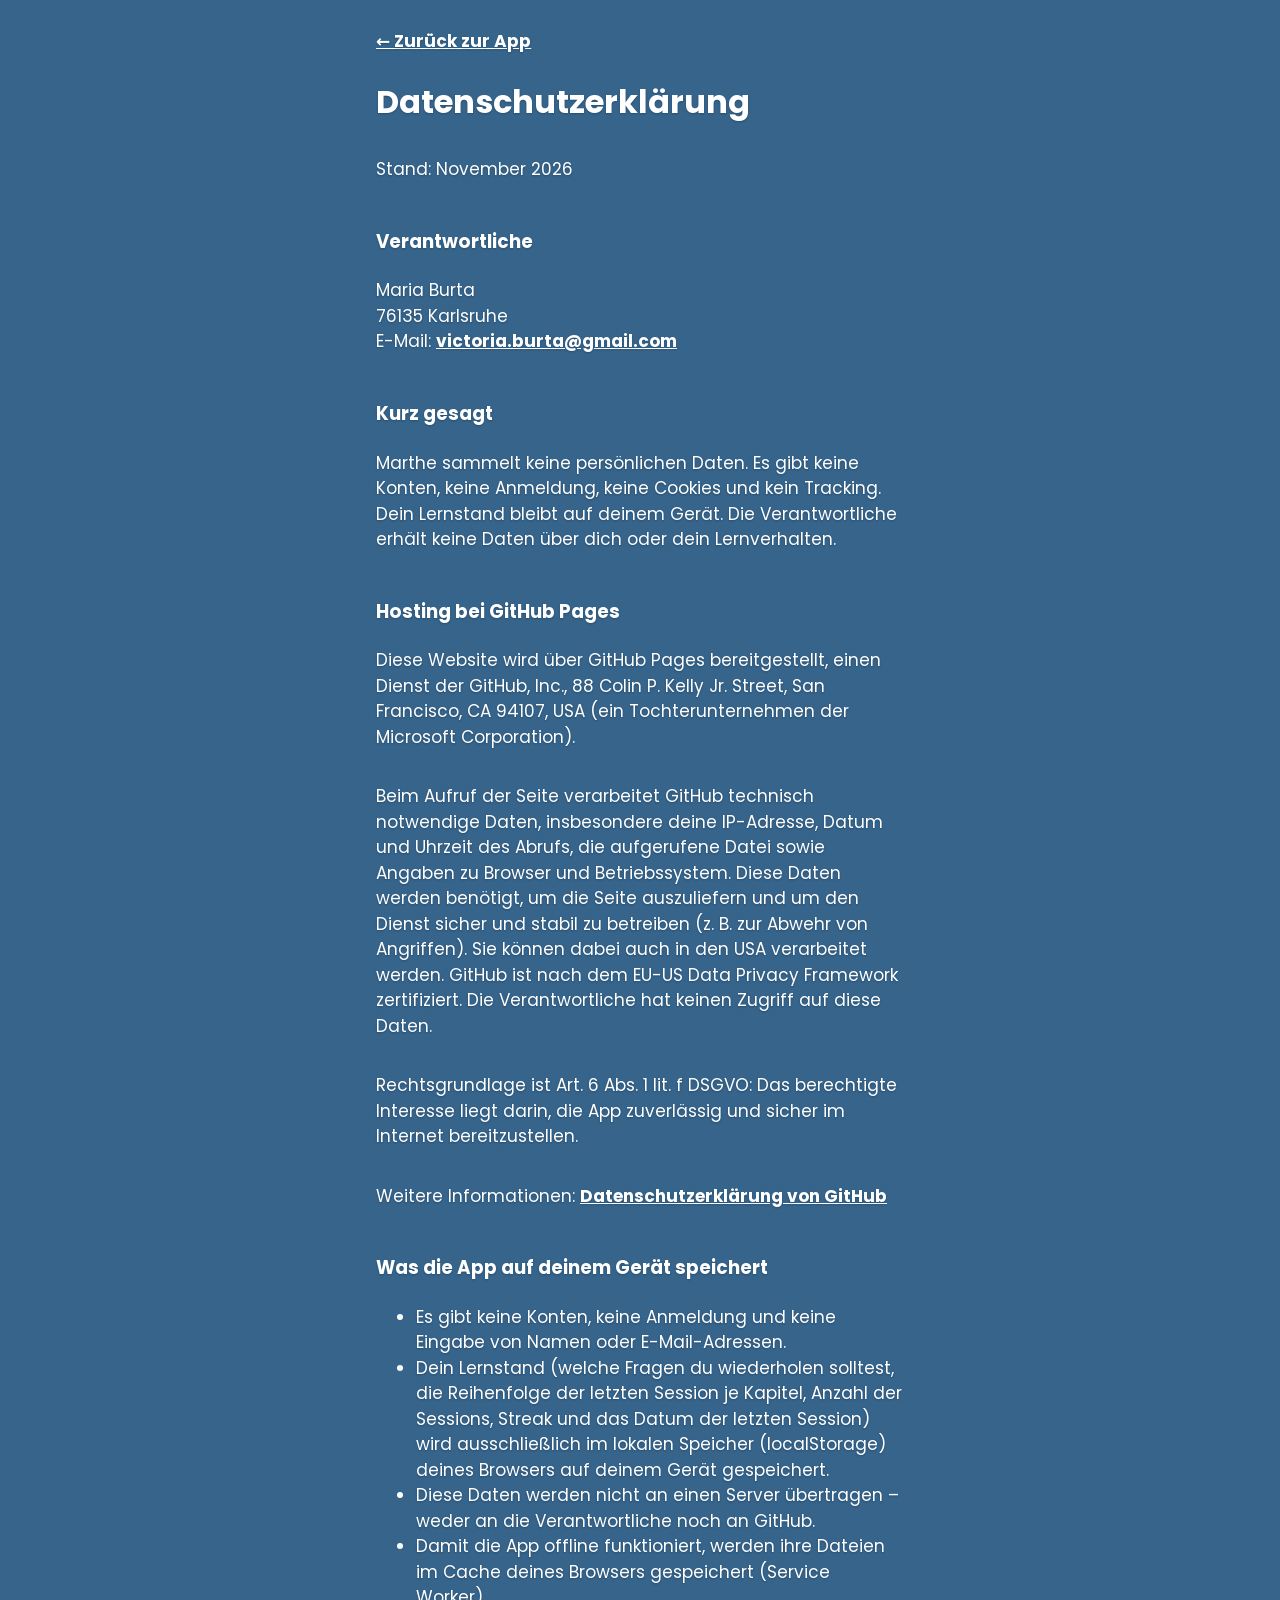
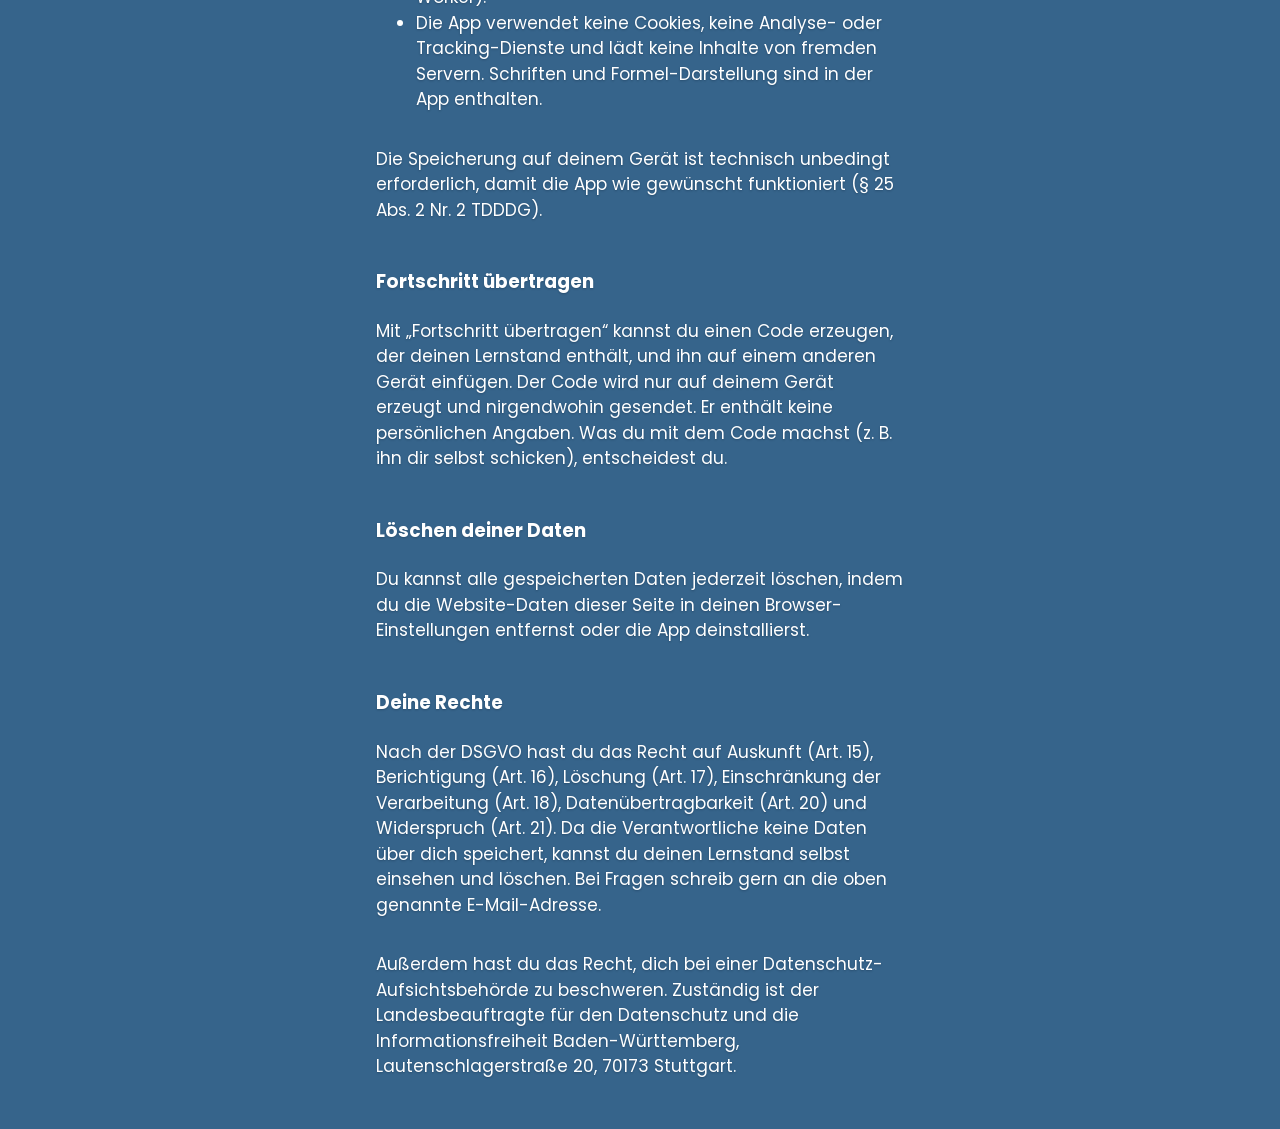
<file: datenschutz.html>
<!doctype html>
<html lang="de">
<head>
  <meta charset="utf-8">
  <meta name="viewport" content="width=device-width, initial-scale=1, viewport-fit=cover">
  <meta http-equiv="Content-Security-Policy" content="default-src 'self'; script-src 'self'; style-src 'self'; img-src 'self'; object-src 'none'; base-uri 'self'; form-action 'none'">
  <meta name="referrer" content="no-referrer">
  <title>Datenschutz – Marthe</title>
  <meta name="theme-color" content="#36648B">
  <link rel="icon" href="icons/icon.svg" type="image/svg+xml">
  <link rel="stylesheet" href="css/style.css">
</head>
<body>
  <main class="app page">
    <p><a href="./">← Zurück zur App</a></p>
    <h1>Datenschutzerklärung</h1>

    <p>Stand: November 2026</p>

    <h2>Verantwortliche</h2>
    <p>
      Maria Burta<br>
      76135 Karlsruhe<br>
      E-Mail: <a href="mailto:victoria.burta@gmail.com">victoria.burta@gmail.com</a>
    </p>

    <h2>Kurz gesagt</h2>
    <p>Marthe sammelt keine persönlichen Daten. Es gibt keine Konten, keine Anmeldung, keine Cookies und kein Tracking. Dein Lernstand bleibt auf deinem Gerät. Die Verantwortliche erhält keine Daten über dich oder dein Lernverhalten.</p>

    <h2>Hosting bei GitHub Pages</h2>
    <p>Diese Website wird über GitHub Pages bereitgestellt, einen Dienst der GitHub, Inc., 88 Colin P. Kelly Jr. Street, San Francisco, CA 94107, USA (ein Tochterunternehmen der Microsoft Corporation).</p>
    <p>Beim Aufruf der Seite verarbeitet GitHub technisch notwendige Daten, insbesondere deine IP-Adresse, Datum und Uhrzeit des Abrufs, die aufgerufene Datei sowie Angaben zu Browser und Betriebssystem. Diese Daten werden benötigt, um die Seite auszuliefern und um den Dienst sicher und stabil zu betreiben (z. B. zur Abwehr von Angriffen). Sie können dabei auch in den USA verarbeitet werden. GitHub ist nach dem EU-US Data Privacy Framework zertifiziert. Die Verantwortliche hat keinen Zugriff auf diese Daten.</p>
    <p>Rechtsgrundlage ist Art. 6 Abs. 1 lit. f DSGVO: Das berechtigte Interesse liegt darin, die App zuverlässig und sicher im Internet bereitzustellen.</p>
    <p>Weitere Informationen: <a href="https://docs.github.com/de/site-policy/privacy-policies/github-general-privacy-statement" rel="noopener noreferrer">Datenschutzerklärung von GitHub</a></p>

    <h2>Was die App auf deinem Gerät speichert</h2>
    <ul>
      <li>Es gibt keine Konten, keine Anmeldung und keine Eingabe von Namen oder E-Mail-Adressen.</li>
      <li>Dein Lernstand (welche Fragen du wiederholen solltest, die Reihenfolge der letzten Session je Kapitel, Anzahl der Sessions, Streak und das Datum der letzten Session) wird ausschließlich im lokalen Speicher (localStorage) deines Browsers auf deinem Gerät gespeichert.</li>
      <li>Diese Daten werden nicht an einen Server übertragen – weder an die Verantwortliche noch an GitHub.</li>
      <li>Damit die App offline funktioniert, werden ihre Dateien im Cache deines Browsers gespeichert (Service Worker).</li>
      <li>Die App verwendet keine Cookies, keine Analyse- oder Tracking-Dienste und lädt keine Inhalte von fremden Servern. Schriften und Formel-Darstellung sind in der App enthalten.</li>
    </ul>
    <p>Die Speicherung auf deinem Gerät ist technisch unbedingt erforderlich, damit die App wie gewünscht funktioniert (§ 25 Abs. 2 Nr. 2 TDDDG).</p>

    <h2>Fortschritt übertragen</h2>
    <p>Mit „Fortschritt übertragen“ kannst du einen Code erzeugen, der deinen Lernstand enthält, und ihn auf einem anderen Gerät einfügen. Der Code wird nur auf deinem Gerät erzeugt und nirgendwohin gesendet. Er enthält keine persönlichen Angaben. Was du mit dem Code machst (z. B. ihn dir selbst schicken), entscheidest du.</p>

    <h2>Löschen deiner Daten</h2>
    <p>Du kannst alle gespeicherten Daten jederzeit löschen, indem du die Website-Daten dieser Seite in deinen Browser-Einstellungen entfernst oder die App deinstallierst.</p>

    <h2>Deine Rechte</h2>
    <p>Nach der DSGVO hast du das Recht auf Auskunft (Art. 15), Berichtigung (Art. 16), Löschung (Art. 17), Einschränkung der Verarbeitung (Art. 18), Datenübertragbarkeit (Art. 20) und Widerspruch (Art. 21). Da die Verantwortliche keine Daten über dich speichert, kannst du deinen Lernstand selbst einsehen und löschen. Bei Fragen schreib gern an die oben genannte E-Mail-Adresse.</p>
    <p>Außerdem hast du das Recht, dich bei einer Datenschutz-Aufsichtsbehörde zu beschweren. Zuständig ist der Landesbeauftragte für den Datenschutz und die Informationsfreiheit Baden-Württemberg, Lautenschlagerstraße 20, 70173 Stuttgart.</p>
  </main>
</body>
</html>
</file>
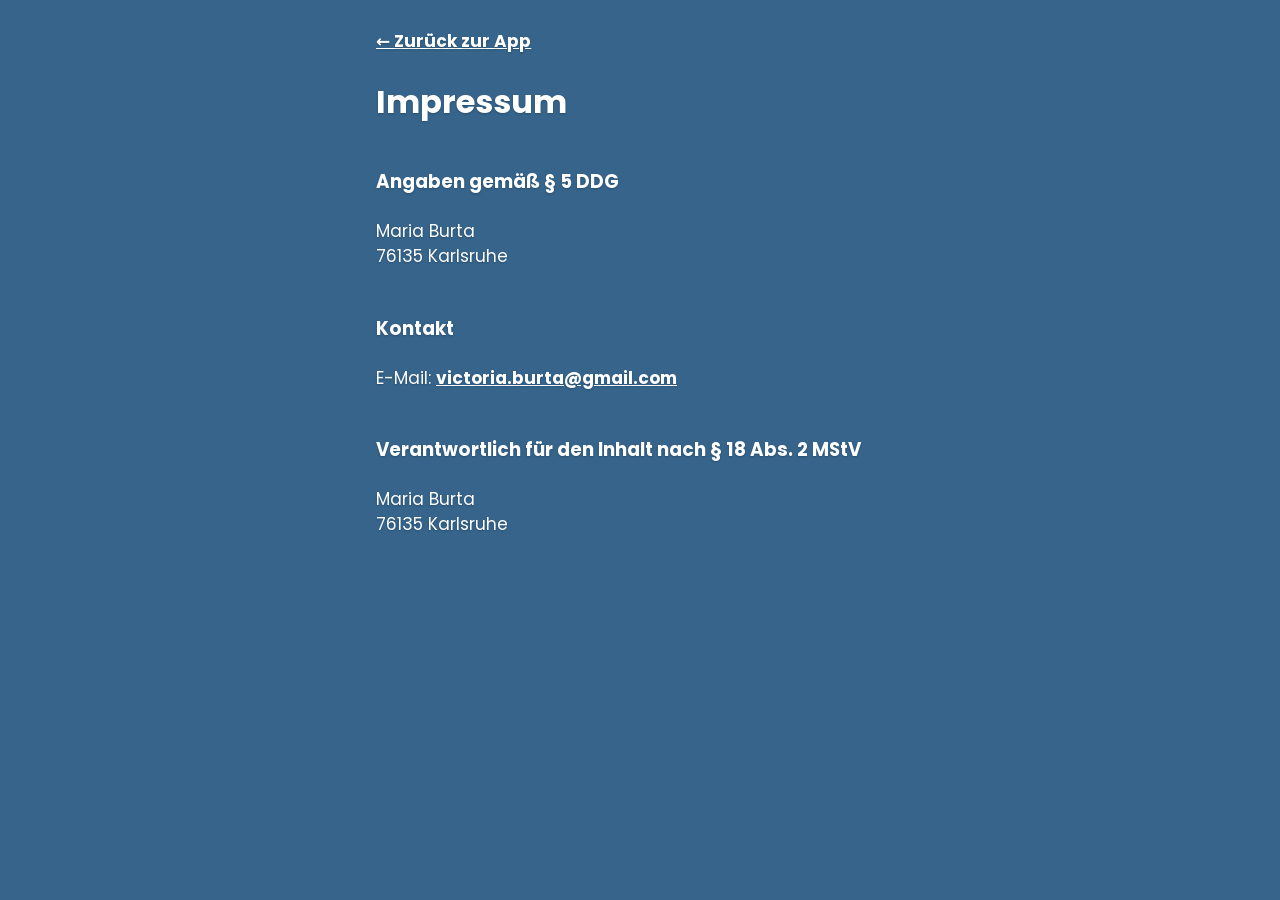
<file: impressum.html>
<!doctype html>
<html lang="de">
<head>
  <meta charset="utf-8">
  <meta name="viewport" content="width=device-width, initial-scale=1, viewport-fit=cover">
  <meta http-equiv="Content-Security-Policy" content="default-src 'self'; script-src 'self'; style-src 'self'; img-src 'self'; object-src 'none'; base-uri 'self'; form-action 'none'">
  <meta name="referrer" content="no-referrer">
  <title>Impressum – Marthe</title>
  <meta name="theme-color" content="#36648B">
  <link rel="icon" href="icons/icon.svg" type="image/svg+xml">
  <link rel="stylesheet" href="css/style.css">
</head>
<body>
  <main class="app page">
    <p><a href="./">← Zurück zur App</a></p>
    <h1>Impressum</h1>

    <h2>Angaben gemäß § 5 DDG</h2>
    <p>
      Maria Burta<br>
      76135 Karlsruhe
    </p>

    <h2>Kontakt</h2>
    <p>E-Mail: <a href="mailto:victoria.burta@gmail.com">victoria.burta@gmail.com</a></p>

    <h2>Verantwortlich für den Inhalt nach § 18 Abs. 2 MStV</h2>
    <p>
      Maria Burta<br>
      76135 Karlsruhe
    </p>
  </main>
</body>
</html>
</file>
<file: css/style.css>
/* ---------- Farben: Blau und Orange im Wechsel, Schrift immer weiß ---------- */
:root {
  --blue: #36648B;
  --orange: #CD4F39;
  --text: #ffffff;
  --muted: rgba(255, 255, 255, 0.85);
  --panel: rgba(10, 50, 90, 0.22);      /* etwas dunklere Fläche auf Blau */
  --line: rgba(255, 255, 255, 0.6);
  --track: rgba(10, 50, 90, 0.2);
  --press: rgba(10, 40, 80, 0.3);       /* 3D-Kante unter Buttons und Kacheln */
  --shadow: 0 8px 24px rgba(10, 40, 80, 0.2);
  --text-shadow: 0 1px 2px rgba(10, 30, 50, 0.3);
  color-scheme: light;
}

/* ---------- Grundlayout ---------- */
* { box-sizing: border-box; }

html, body { margin: 0; height: 100%; }

/* Grundschrift Poppins (SIL Open Font License, siehe fonts/Poppins-OFL.txt).
   Liegt lokal in fonts/ – es wird nichts von fremden Servern geladen. */
@font-face { font-family: "Poppins"; src: url("../fonts/poppins-400.woff2") format("woff2"); font-weight: 400; font-style: normal; font-display: swap; }
@font-face { font-family: "Poppins"; src: url("../fonts/poppins-600.woff2") format("woff2"); font-weight: 600; font-style: normal; font-display: swap; }
@font-face { font-family: "Poppins"; src: url("../fonts/poppins-700.woff2") format("woff2"); font-weight: 700; font-style: normal; font-display: swap; }
@font-face { font-family: "Poppins"; src: url("../fonts/poppins-800.woff2") format("woff2"); font-weight: 800; font-style: normal; font-display: swap; }

body {
  background: var(--blue);
  color: var(--text);
  font-family: "Poppins", system-ui, -apple-system, "Segoe UI", Roboto, "Helvetica Neue", Arial, sans-serif;
  font-size: 17px;
  line-height: 1.5;
  text-shadow: var(--text-shadow);
  -webkit-tap-highlight-color: transparent;
}

.app {
  max-width: 560px;
  margin: 0 auto;
  min-height: 100%;
  min-height: 100dvh;
  display: flex;
  flex-direction: column;
}

.screen {
  flex: 1;
  display: flex;
  flex-direction: column;
  padding: max(12px, env(safe-area-inset-top)) 16px max(16px, env(safe-area-inset-bottom));
}

.screen[hidden], [hidden] { display: none !important; }

h1 { font-size: 2rem; line-height: 1.15; margin: 0 0 20px; }
h2 { font-size: 1.15rem; margin: 28px 0 6px; }
.muted { color: var(--muted); margin: 0 0 12px; font-size: 0.95rem; }

/* ---------- Kopfzeile ---------- */
.topbar {
  display: flex;
  align-items: center;
  justify-content: space-between;
  gap: 8px;
  min-height: 52px;
}

.brand {
  display: inline-flex;
  align-items: center;
  gap: 10px;
  font-weight: 800;
  font-size: 1.2rem;
  letter-spacing: 0.01em;
}
.brand-logo { width: 36px; height: 36px; border-radius: 10px; }

/* Schrift nur für den App-Namen „Marthe“: BankGothic Medium.
   Wird genutzt, wenn sie auf dem Gerät installiert ist oder als
   fonts/bankgothic-md.woff2 abgelegt wird (Web-Lizenz nötig).
   Sonst: Systemschrift in Kapitälchen mit weiter Laufweite als Ersatz. */
@font-face {
  font-family: "Marthe BankGothic";
  src: local("BankGothic Md BT"), local("BankGothicBT-Medium"),
       local("Bank Gothic Medium"), local("BankGothic-Medium"),
       url("../fonts/bankgothic-md.woff2") format("woff2");
  font-weight: 500;
  font-display: swap;
}

.brand-name {
  font-family: "Marthe BankGothic", system-ui, -apple-system, "Segoe UI", Roboto, Arial, sans-serif;
  font-weight: 500;
  font-variant: small-caps;
  letter-spacing: 0.12em;
  font-size: 1.3rem;
}

.streak-chip {
  background: var(--orange);
  border-radius: 999px;
  padding: 6px 14px;
  font-weight: 800;
}

.icon-btn {
  width: 48px;
  height: 48px;
  border-radius: 50%;
  border: none;
  background: var(--panel);
  color: var(--text);
  font-size: 1.25rem;
  display: inline-flex;
  align-items: center;
  justify-content: center;
  cursor: pointer;
  flex-shrink: 0;
}
.icon-btn-spacer { width: 48px; flex-shrink: 0; }

/* ---------- Buttons ---------- */
.btn {
  display: block;
  width: 100%;
  min-height: 52px;
  padding: 12px 20px;
  border-radius: 999px;
  border: 2px solid transparent;
  color: var(--text);
  font: inherit;
  font-weight: 800;
  cursor: pointer;
  transition: transform 0.08s ease;
  touch-action: manipulation;
}
.btn:active { transform: translateY(2px); }
.btn:disabled { opacity: 0.5; cursor: default; }
.btn:focus-visible, .icon-btn:focus-visible, .topic-tile:focus-visible, a:focus-visible {
  outline: 3px solid #ffffff;
  outline-offset: 3px;
}

.btn-big { min-height: 60px; font-size: 1.15rem; }

.btn-primary {
  background: var(--orange);
  box-shadow: 0 4px 0 var(--press);
}
.btn-primary:active { box-shadow: 0 2px 0 var(--press); }

.btn-secondary {
  background: var(--panel);
  border-color: rgba(255, 255, 255, 0.7);
  box-shadow: 0 4px 0 var(--press);
}
.btn-secondary:active { box-shadow: 0 2px 0 var(--press); }

.btn-ghost {
  background: transparent;
  text-decoration: underline;
  text-underline-offset: 4px;
  margin-top: 12px;
}

.btn-link {
  display: inline-block;
  width: auto;
  min-height: 44px;
  padding: 8px 4px;
  background: none;
  border: none;
  font-weight: 700;
  text-decoration: underline;
  text-underline-offset: 4px;
}

/* ---------- Startseite ---------- */
.start-main { flex: 1; display: flex; flex-direction: column; padding-top: 28px; }

.topics {
  display: grid;
  grid-template-columns: 1fr 1fr;
  gap: 14px;
}

.topic-tile {
  position: relative;
  min-height: 150px;
  border-radius: 24px;
  border: 2px solid transparent;
  padding: 16px;
  color: var(--text);
  font: inherit;
  text-align: left;
  display: flex;
  flex-direction: column;
  justify-content: flex-end;
  gap: 2px;
  cursor: pointer;
  box-shadow: 0 5px 0 var(--press);
  transition: transform 0.08s ease;
  touch-action: manipulation;
}
.topic-tile:active { transform: translateY(3px); box-shadow: 0 2px 0 var(--press); }
.tile-orange { background: var(--orange); }
.tile-blue { background: var(--blue); border-color: #ffffff; }

.topic-tile svg {
  width: 44px;
  height: 44px;
  margin-bottom: auto;
  fill: none;
  stroke: currentColor;
  stroke-width: 3;
  stroke-linecap: round;
  stroke-linejoin: round;
}
.topic-tile svg circle { fill: currentColor; stroke: none; }
.topic-name { font-size: 1.2rem; font-weight: 800; }
.topic-sub { font-size: 0.85rem; color: var(--muted); }
.topic-badge {
  position: absolute;
  top: 14px;
  right: 14px;
  font-size: 0.75rem;
  font-weight: 800;
  text-transform: uppercase;
  letter-spacing: 0.05em;
  border: 1.5px solid currentColor;
  border-radius: 999px;
  padding: 1px 8px;
}

/* ---------- Themenübersicht ---------- */
.home-main { flex: 1; display: flex; flex-direction: column; padding-top: 24px; }

.eyebrow {
  margin: 0 0 4px;
  color: var(--muted);
  font-size: 0.85rem;
  font-weight: 700;
  letter-spacing: 0.06em;
  text-transform: uppercase;
}

.stats {
  display: grid;
  grid-template-columns: 1fr 1fr;
  gap: 12px;
  margin-bottom: 16px;
}

.stat-card {
  background: var(--blue);
  border: 2px solid rgba(255, 255, 255, 0.75);
  border-radius: 20px;
  padding: 16px;
  display: flex;
  flex-direction: column;
}
.stat-card-orange { background: var(--orange); border-color: transparent; }
.stat-icon { font-size: 1.5rem; }
.stat-value { font-size: 2rem; font-weight: 800; line-height: 1.1; margin-top: 4px; }
.stat-label { color: var(--muted); font-size: 0.9rem; }

.progress-block { margin-bottom: 24px; }

.progress {
  height: 16px;
  border-radius: 999px;
  background: var(--track);
  overflow: hidden;
}
.progress-thin { height: 12px; flex: 1; }
.progress-fill {
  height: 100%;
  width: 0;
  background: var(--orange);
  border-radius: inherit;
  transition: width 0.4s ease;
}

.boxes { display: flex; gap: 8px; margin-top: 12px; flex-wrap: wrap; }
.box-chip {
  font-size: 0.85rem;
  color: var(--muted);
  border: 1.5px solid var(--line);
  border-radius: 999px;
  padding: 4px 12px;
}
.box-chip b { color: var(--text); }
.box-chip-orange { background: var(--orange); border-color: var(--orange); color: var(--text); }

.today-note {
  margin: 0 0 12px;
  padding: 10px 16px;
  border-radius: 14px;
  background: var(--panel);
  font-weight: 700;
  text-align: center;
}

/* Streak auf der Themenseite */
.streak-card {
  display: grid;
  grid-template-columns: auto auto 1fr;
  align-items: center;
  column-gap: 12px;
  margin-bottom: 20px;
}
.streak-card .stat-value { margin-top: 0; }
.streak-card .today-note {
  grid-column: 1 / -1;
  margin: 10px 0 0;
  padding: 6px 12px;
  font-size: 0.9rem;
}

/* Kapitel-Liste: blau, „Alle Kapitel“ orange */
.chapters { display: flex; flex-direction: column; gap: 12px; padding-bottom: 8px; }

.chapter {
  display: flex;
  align-items: center;
  gap: 12px;
  width: 100%;
  min-height: 68px;
  padding: 12px 18px;
  border-radius: 20px;
  border: 2px solid #ffffff;
  background: var(--blue);
  box-shadow: 0 4px 0 var(--press);
  color: var(--text);
  font: inherit;
  text-align: left;
  cursor: pointer;
  touch-action: manipulation;
  transition: transform 0.08s ease;
}
.chapter:active { transform: translateY(2px); box-shadow: 0 2px 0 var(--press); }
.chapter:focus-visible { outline: 3px solid #ffffff; outline-offset: 3px; }
.chapter-all { background: var(--orange); border-color: var(--orange); }
.chapter-empty { opacity: 0.6; }
.chapter-text { flex: 1; display: flex; flex-direction: column; }
.chapter-name { font-size: 1.15rem; font-weight: 800; }
.chapter-sub { font-size: 0.85rem; color: var(--muted); }
.chapter-arrow { font-size: 1.8rem; line-height: 1; font-weight: 700; }

/* Abbildung in einer Frage (z. B. Spat) */
.card-image {
  display: block;
  width: 100%;
  max-width: 340px;
  height: auto;
  margin: 12px auto 4px;
}

.footer {
  display: flex;
  justify-content: center;
  align-items: center;
  gap: 10px;
  padding-top: 20px;
  font-size: 0.9rem;
  color: var(--muted);
}
.footer a { color: var(--muted); padding: 10px 4px; }

/* ---------- Session ---------- */
.session-bar { display: flex; align-items: center; gap: 12px; min-height: 52px; }
.session-count { font-weight: 800; min-width: 3ch; text-align: right; }

.card-area { flex: 1; display: flex; flex-direction: column; padding: 16px 0; }

.card {
  width: 100%;
  background: var(--panel);
  border: 2px solid rgba(255, 255, 255, 0.25);
  border-radius: 24px;
  padding: 24px 20px;
  box-shadow: var(--shadow);
  animation: pop 0.25s ease;
}
.card.repeat { border-color: var(--orange); }

@keyframes pop {
  from { opacity: 0; transform: translateY(12px) scale(0.98); }
  to { opacity: 1; transform: none; }
}

.card-label {
  margin: 0 0 8px;
  font-size: 0.8rem;
  font-weight: 800;
  letter-spacing: 0.06em;
  text-transform: uppercase;
  color: var(--muted);
}
.card.repeat .card-label:first-child {
  display: inline-block;
  background: var(--orange);
  color: var(--text);
  border-radius: 999px;
  padding: 2px 10px;
}

.card-text { font-size: 1.15rem; white-space: pre-line; overflow-wrap: anywhere; }
.card-text .katex-display { margin: 0.6em 0; overflow-x: auto; overflow-y: hidden; padding: 4px 0; }
.card-text .katex { font-size: 1.1em; }

.card-hint {
  margin-top: 8px;
  padding: 12px 14px;
  border-radius: 14px;
  background: var(--orange);
  font-size: 0.98rem;
  white-space: pre-line;
}

/* Antwortmöglichkeiten */
.options { display: flex; flex-direction: column; gap: 10px; margin-top: 16px; }

.option {
  display: flex;
  align-items: center;
  gap: 12px;
  width: 100%;
  min-height: 60px;
  padding: 10px 14px;
  border-radius: 18px;
  border: 2px solid #ffffff;
  background: var(--blue);
  box-shadow: 0 4px 0 var(--press);
  color: var(--text);
  font: inherit;
  font-size: 1.05rem;
  text-align: left;
  cursor: pointer;
  touch-action: manipulation;
  transition: transform 0.08s ease;
}
.option:active:not(:disabled) { transform: translateY(2px); box-shadow: 0 2px 0 var(--press); }
.option:disabled { cursor: default; }
.option:focus-visible { outline: 3px solid #ffffff; outline-offset: 3px; }
.option-text { flex: 1; overflow-wrap: anywhere; white-space: pre-line; }
.option-text .katex { font-size: 1.05em; }

.option-letter {
  flex-shrink: 0;
  width: 32px;
  height: 32px;
  border-radius: 10px;
  border: 2px solid currentColor;
  display: inline-flex;
  align-items: center;
  justify-content: center;
  font-weight: 800;
  font-size: 0.9rem;
}

.option.correct {
  background: var(--orange);
  border-color: var(--orange);
  box-shadow: 0 4px 0 var(--press);
  animation: pop 0.25s ease;
}
.option.correct .option-letter { font-size: 0; }
.option.correct .option-letter::after { content: "✓"; font-size: 1.1rem; }

.option.wrong {
  border-style: dashed;
  box-shadow: none;
  opacity: 0.55;
  animation: shake 0.3s ease;
}
.option.wrong .option-letter { font-size: 0; }
.option.wrong .option-letter::after { content: "✗"; font-size: 1.1rem; }

@keyframes shake {
  0%, 100% { transform: translateX(0); }
  25% { transform: translateX(-6px); }
  75% { transform: translateX(6px); }
}

/* Rückmeldung unten */
.feedback {
  margin: 8px -16px calc(-1 * max(16px, env(safe-area-inset-bottom)));
  padding: 16px 16px max(16px, env(safe-area-inset-bottom));
  border-radius: 24px 24px 0 0;
  background: var(--panel);
  animation: slide-up 0.2s ease;
}
.feedback-ok { background: var(--orange); }
.feedback-fail { border-top: 3px solid var(--orange); }
.feedback-title { margin: 0; font-size: 1.15rem; font-weight: 800; }
.feedback-text { margin-top: 6px; white-space: pre-line; }
.feedback .btn { margin-top: 14px; }
.feedback-ok .btn-primary { background: var(--blue); }

@keyframes slide-up {
  from { transform: translateY(20px); opacity: 0; }
  to { transform: none; opacity: 1; }
}

.actions { display: flex; flex-direction: column; gap: 12px; padding-top: 8px; }
.actions .btn-ghost { margin-top: 0; }

/* ---------- Ende / In Arbeit ---------- */
.done-main {
  flex: 1;
  display: flex;
  flex-direction: column;
  align-items: center;
  justify-content: center;
  text-align: center;
  padding: 24px 0;
}
.done-emoji { font-size: 4rem; animation: pop 0.4s ease; }
.done-message { color: var(--muted); font-size: 1.1rem; max-width: 26em; margin: 0 0 24px; }

.score {
  background: var(--orange);
  border-radius: 24px;
  padding: 20px 32px;
  box-shadow: 0 5px 0 var(--press);
  display: flex;
  flex-direction: column;
}
.score-value { font-size: 2.6rem; font-weight: 800; line-height: 1.1; }
.score-label { font-weight: 600; }
.done-streak { margin-top: 20px; font-weight: 800; }

/* Zum Wiederholen */
.review { width: 100%; text-align: left; margin-top: 8px; }
.review h2 { display: flex; align-items: center; gap: 8px; margin: 8px 0 10px; }
.review-count {
  background: var(--orange);
  border-radius: 999px;
  padding: 0 10px;
  font-size: 0.95rem;
}
.review-list { list-style: none; margin: 0; padding: 0; display: flex; flex-direction: column; gap: 8px; }
.review-list li {
  background: var(--panel);
  border-left: 4px solid var(--orange);
  border-radius: 12px;
  padding: 10px 14px;
}

/* ---------- Export / Import ---------- */
.transfer-main { padding-bottom: 24px; }
.code-box {
  width: 100%;
  border-radius: 16px;
  border: 2px solid var(--line);
  background: var(--panel);
  color: var(--text);
  padding: 12px;
  font: 0.85rem/1.4 ui-monospace, "Cascadia Mono", Menlo, Consolas, monospace;
  resize: vertical;
  margin-bottom: 12px;
  word-break: break-all;
}
.code-box::placeholder { color: rgba(255, 255, 255, 0.55); }
.code-box:focus { outline: none; border-color: #ffffff; }
.status { min-height: 1.5em; font-weight: 700; margin-top: 16px; }
.status.ok, .status.err { padding: 10px 14px; border-radius: 14px; }
.status.ok { background: var(--panel); }
.status.err { background: var(--orange); }

/* ---------- Unterseiten (Impressum, Datenschutz) ---------- */
.page { padding: max(12px, env(safe-area-inset-top)) 16px 32px; }
.page h1 { margin-top: 12px; }
.page a { color: var(--text); font-weight: 700; }
.placeholder {
  background: var(--orange);
  border-radius: 14px;
  padding: 12px 16px;
}

@media (prefers-reduced-motion: reduce) {
  *, *::before, *::after { animation: none !important; transition: none !important; }
}
</file>
